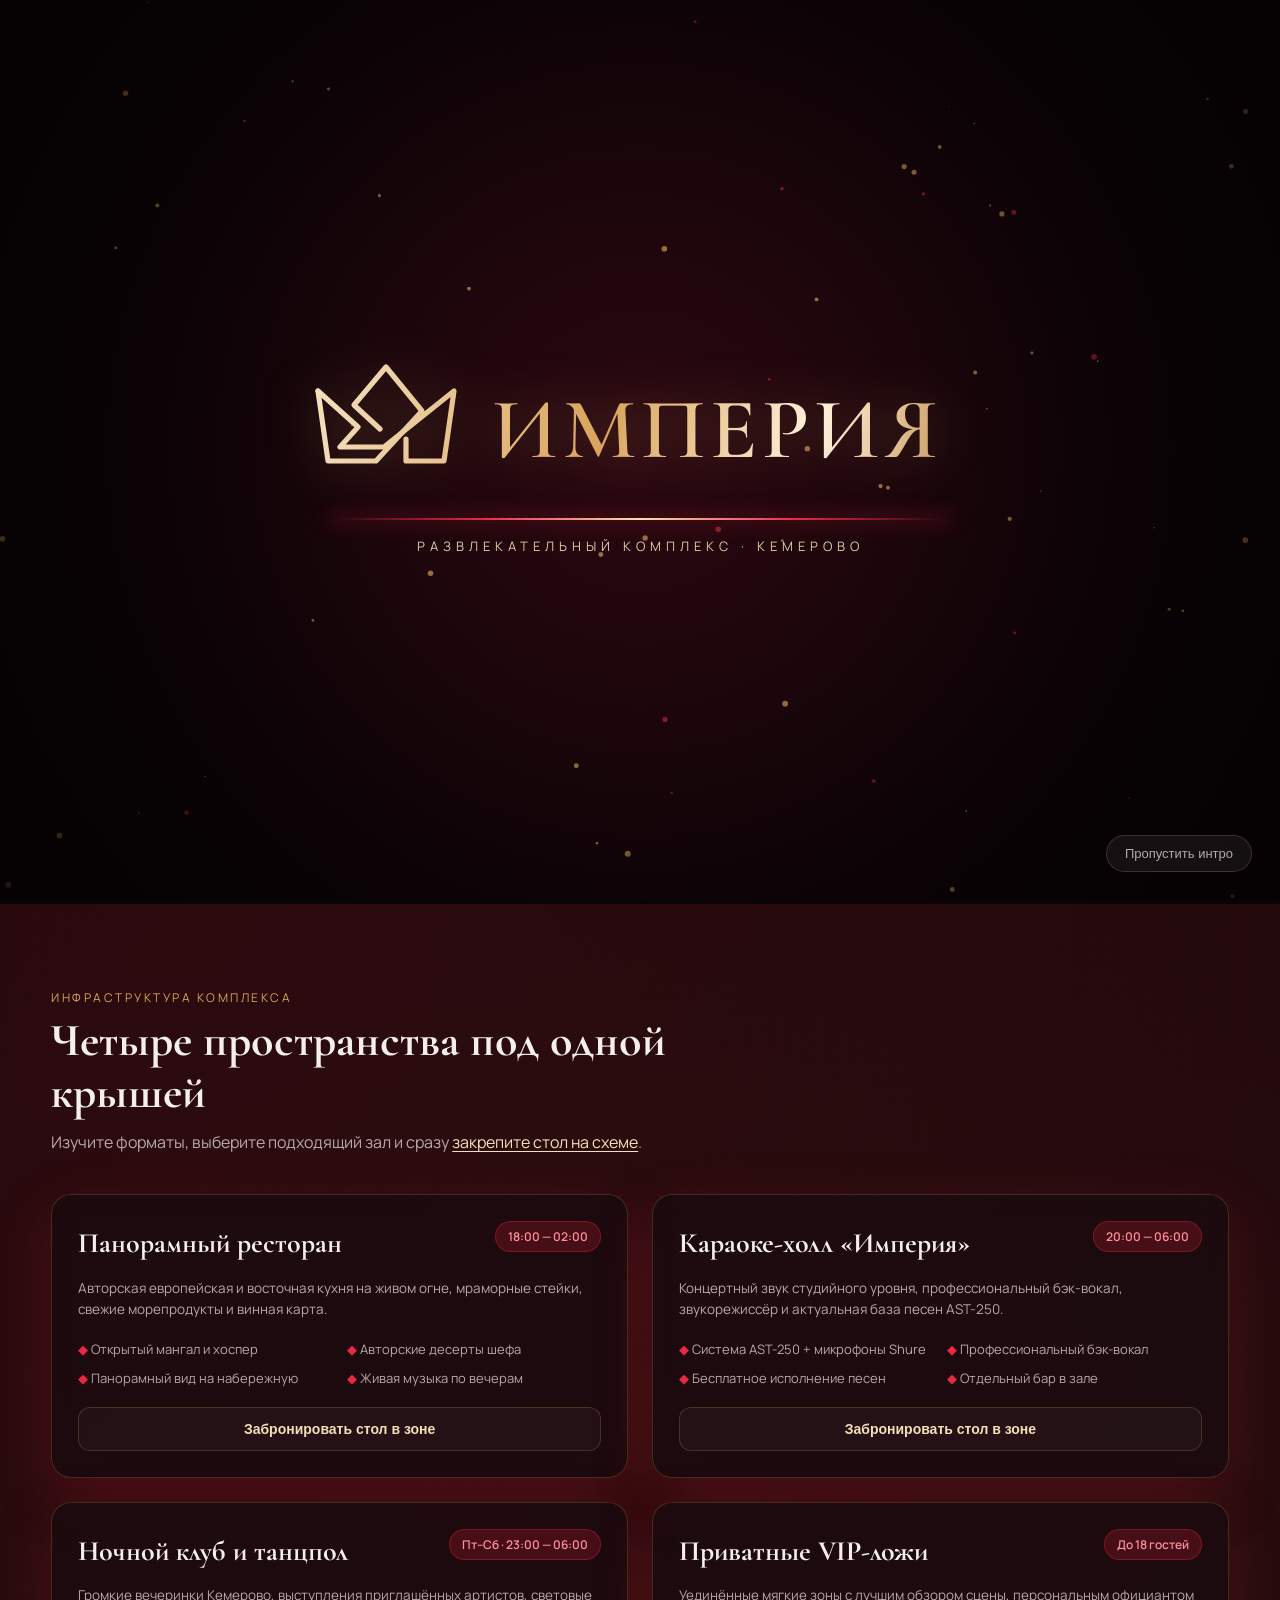
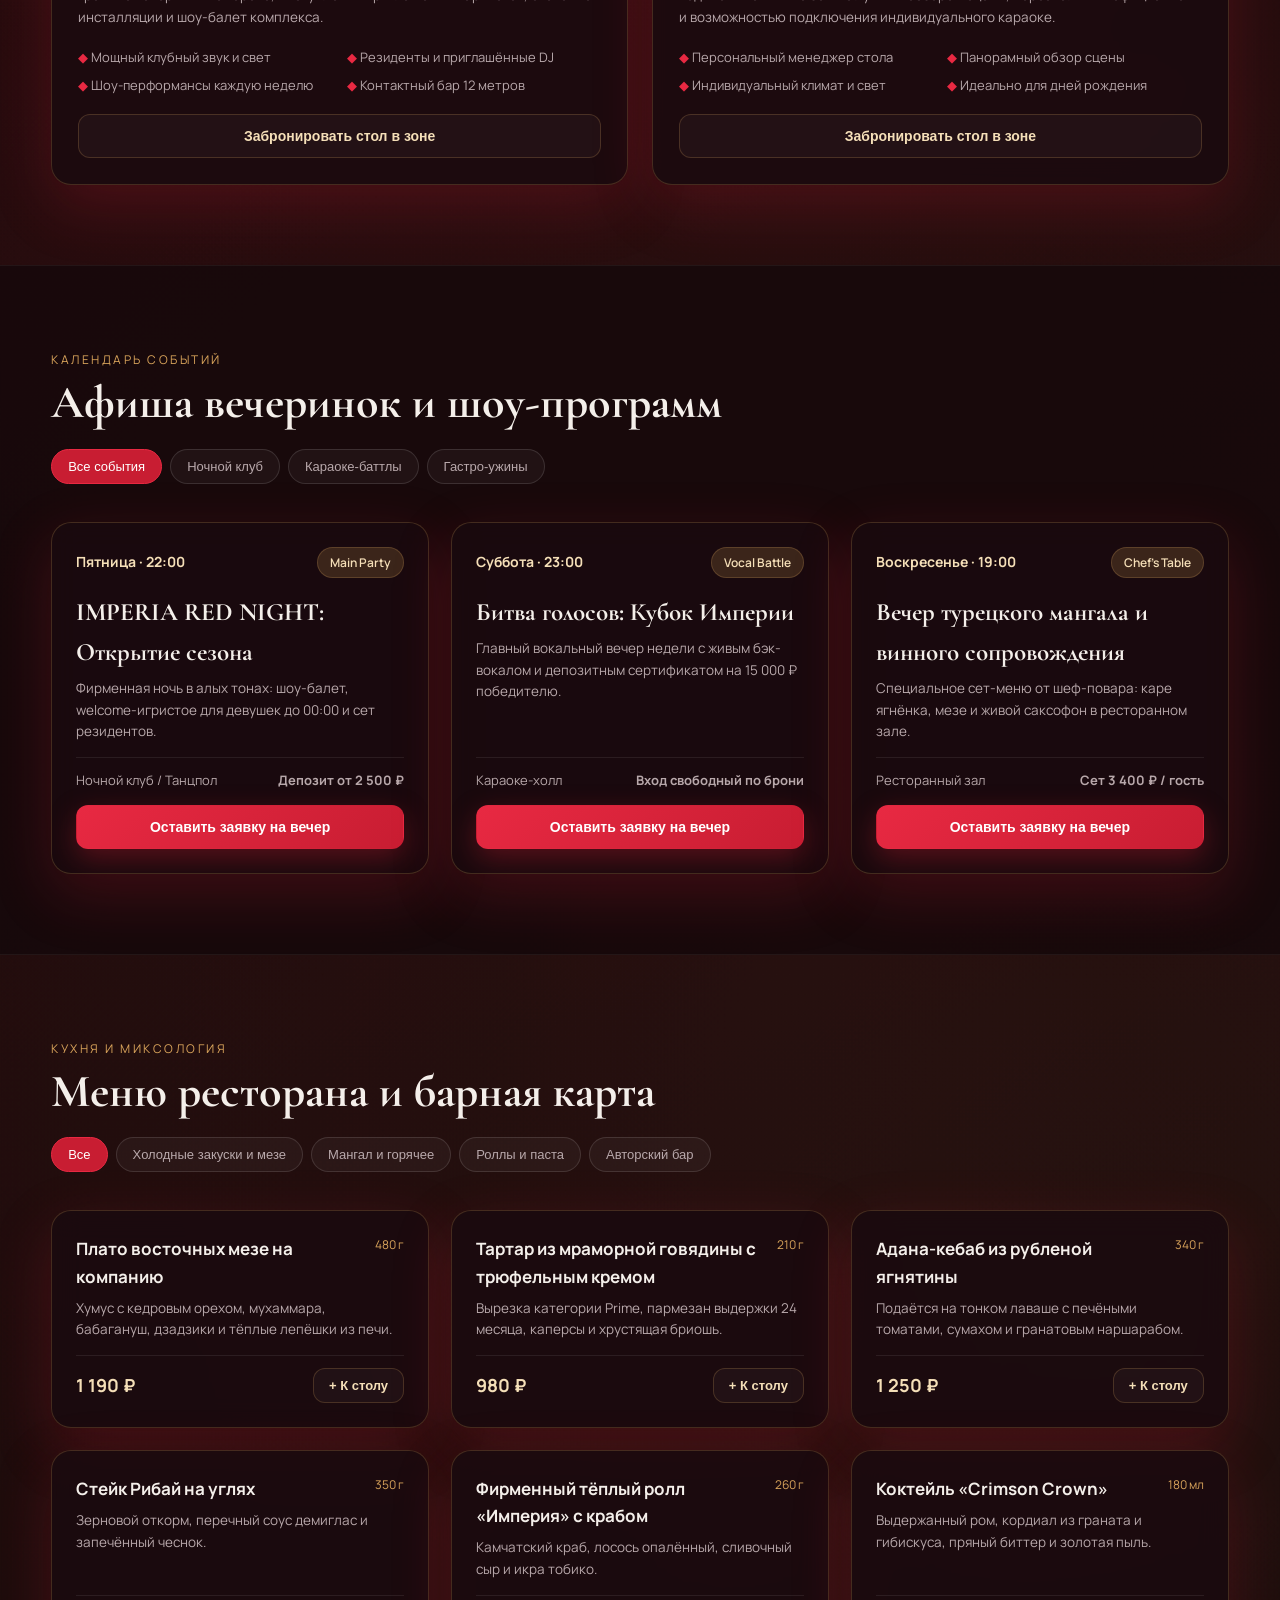
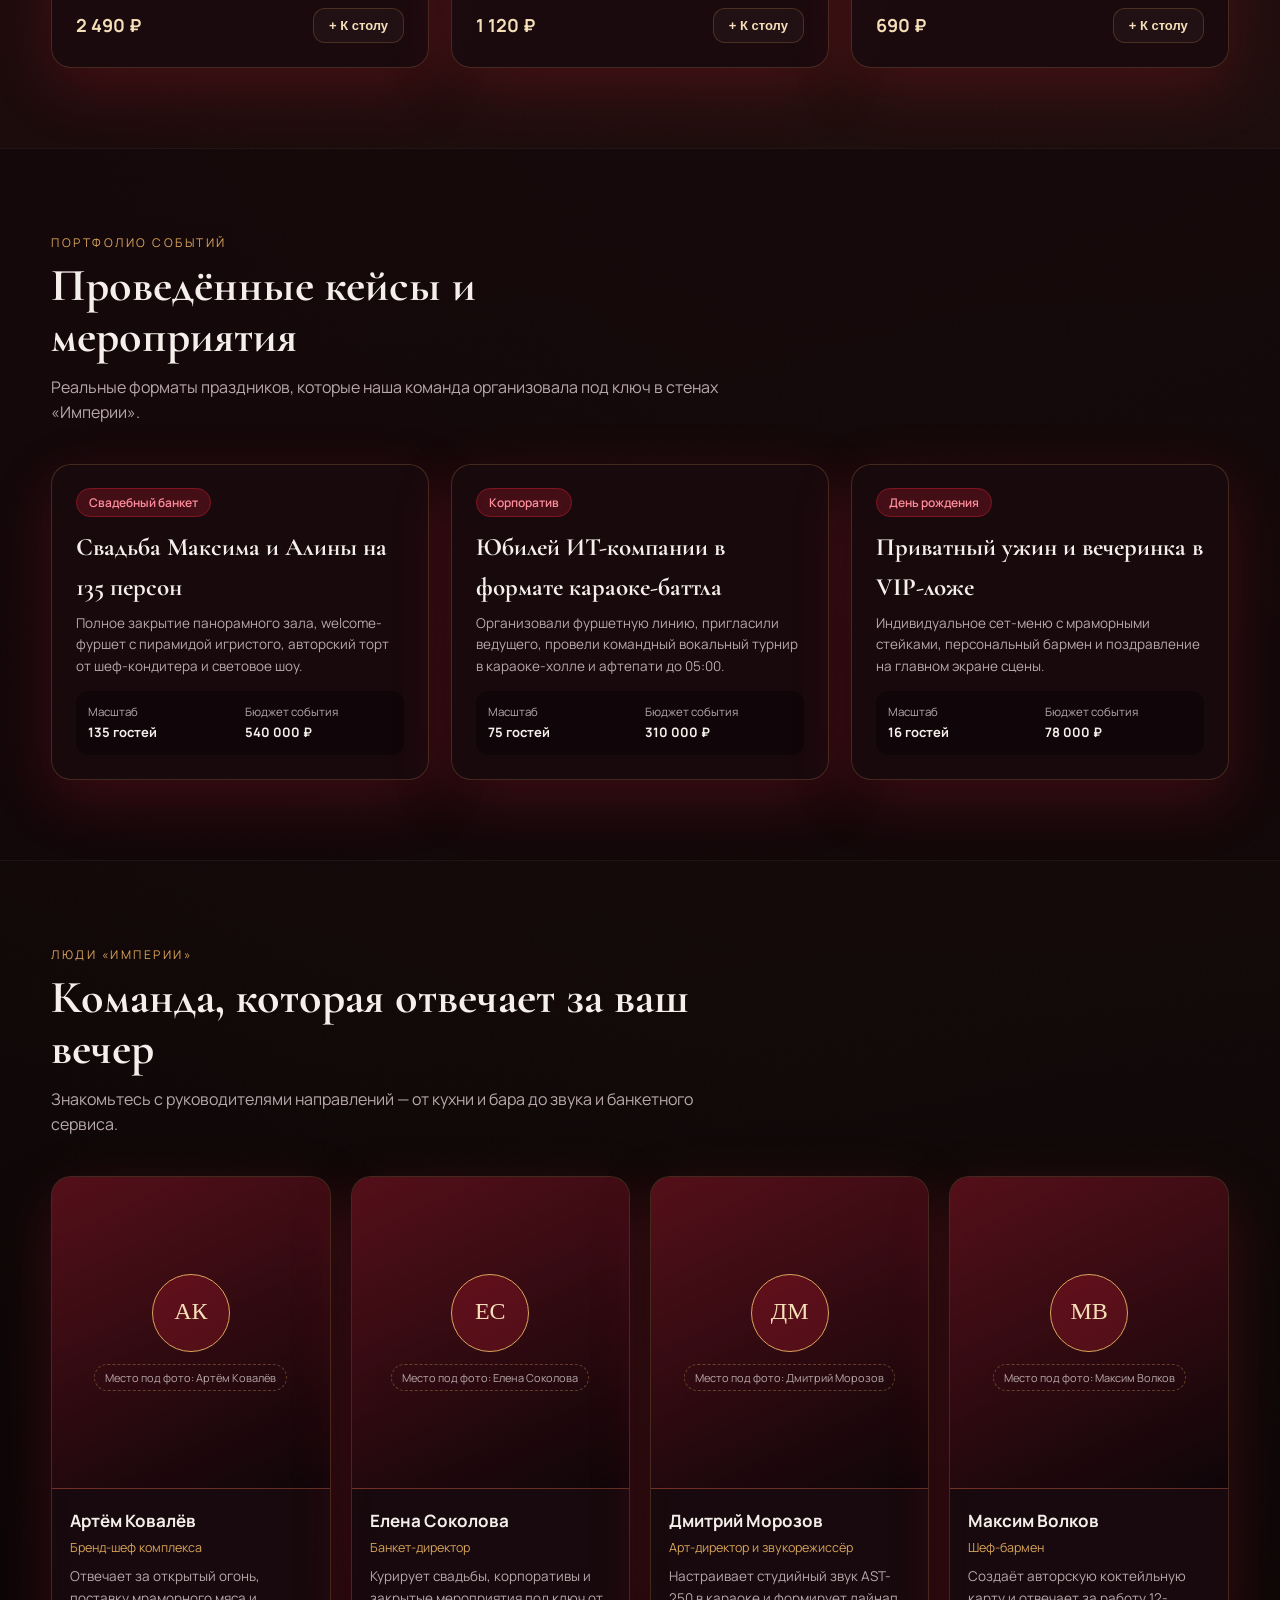
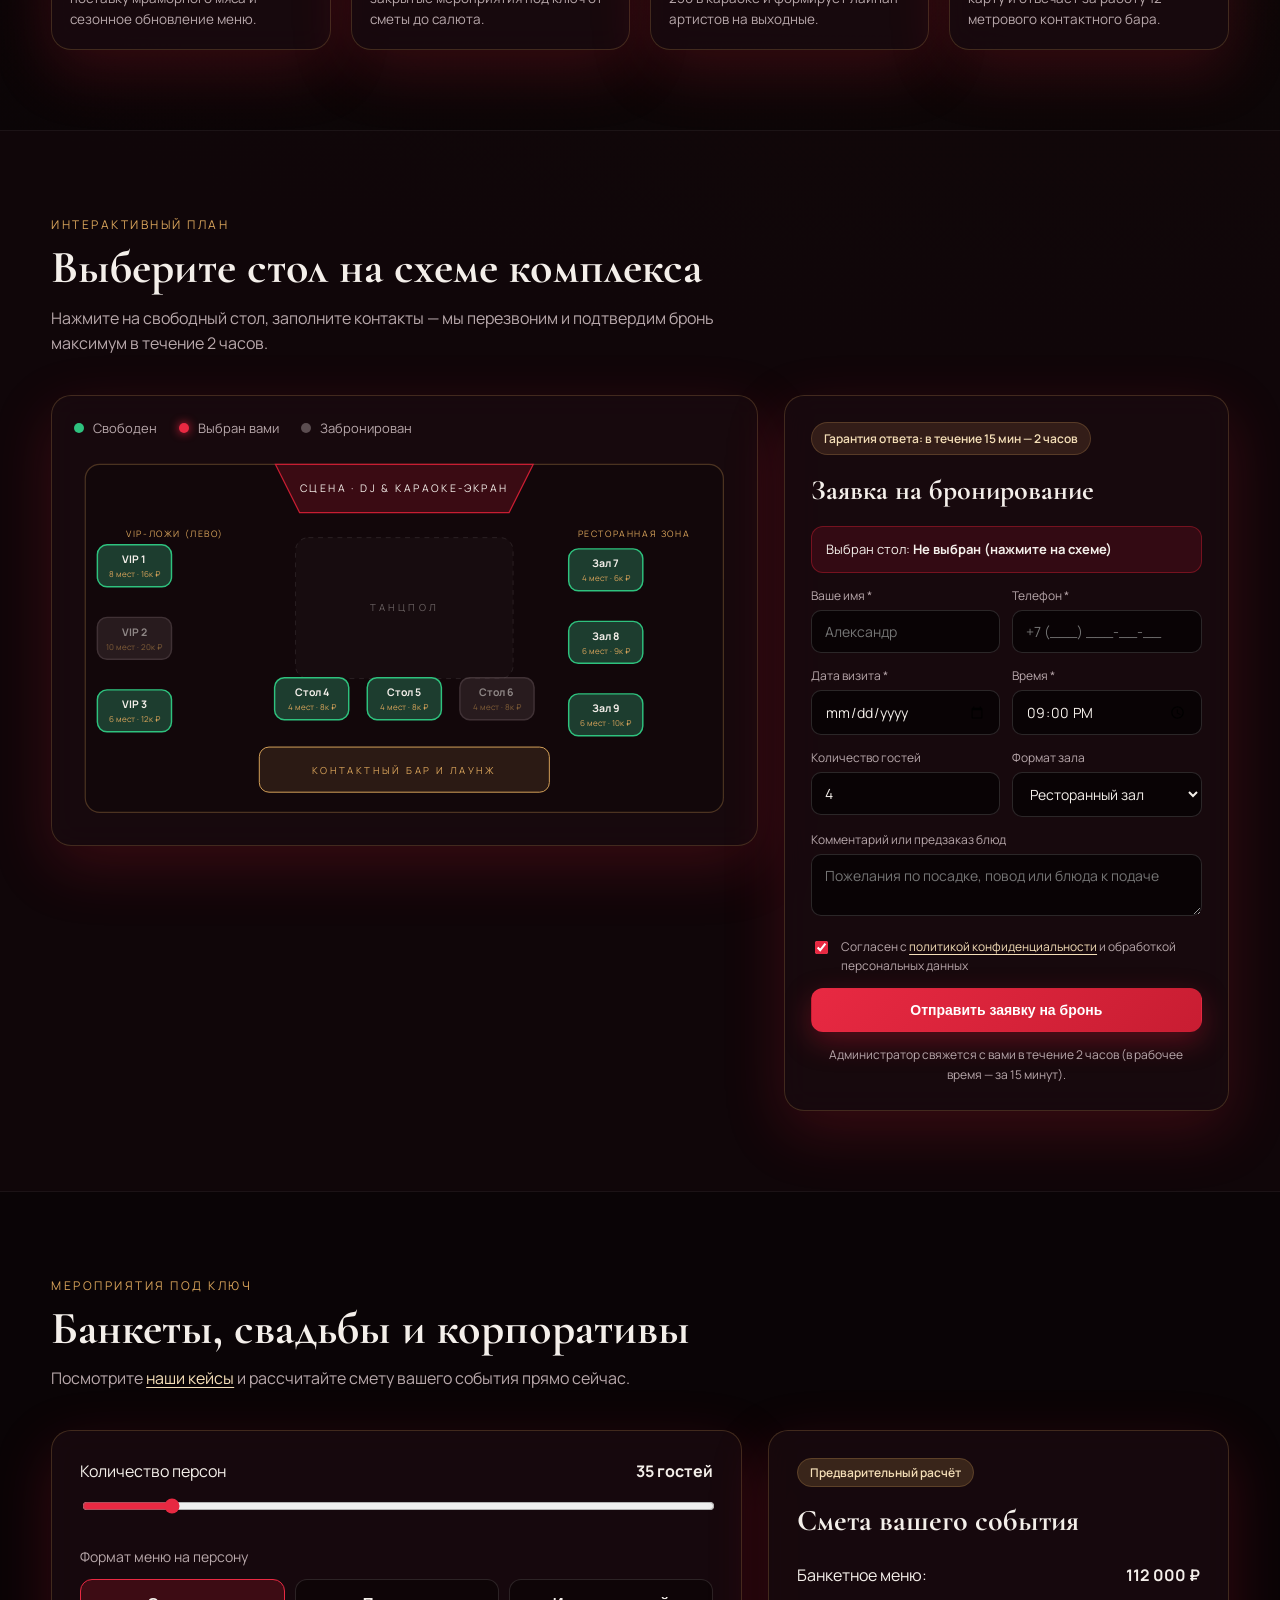
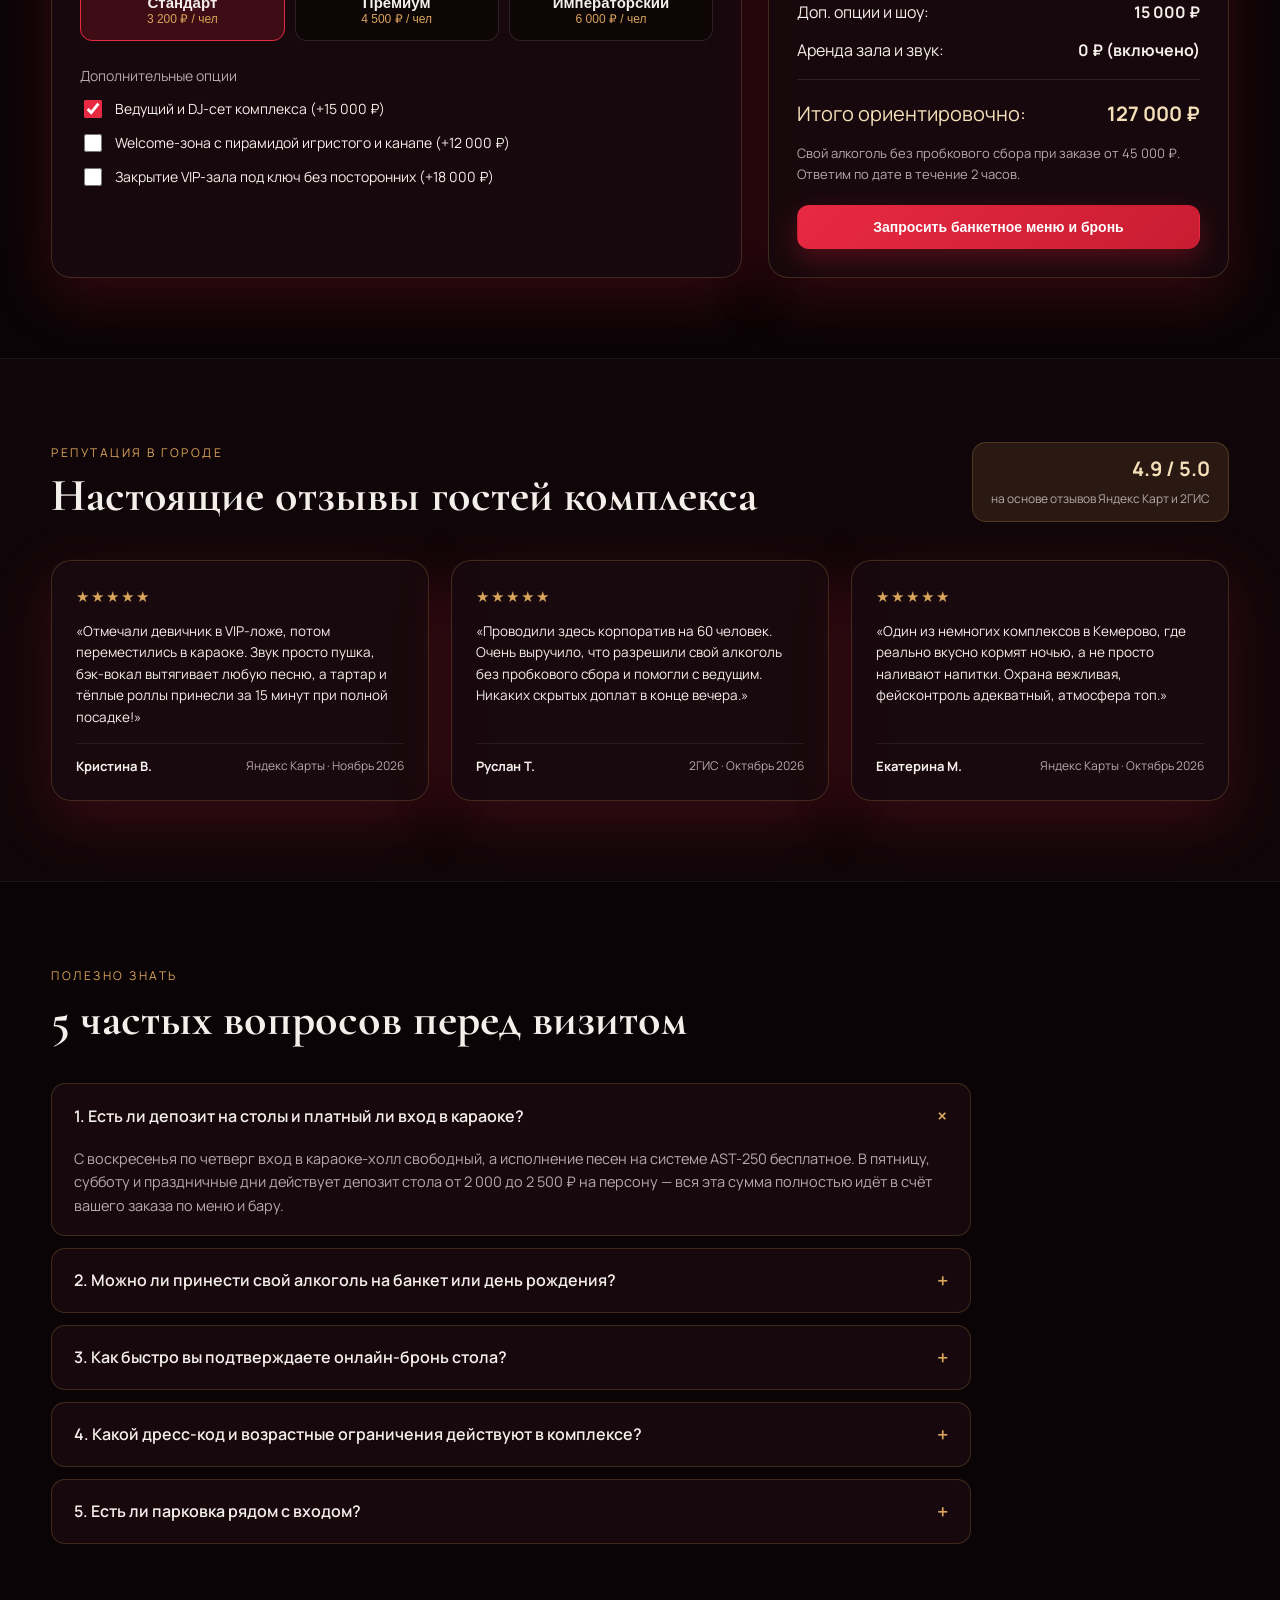
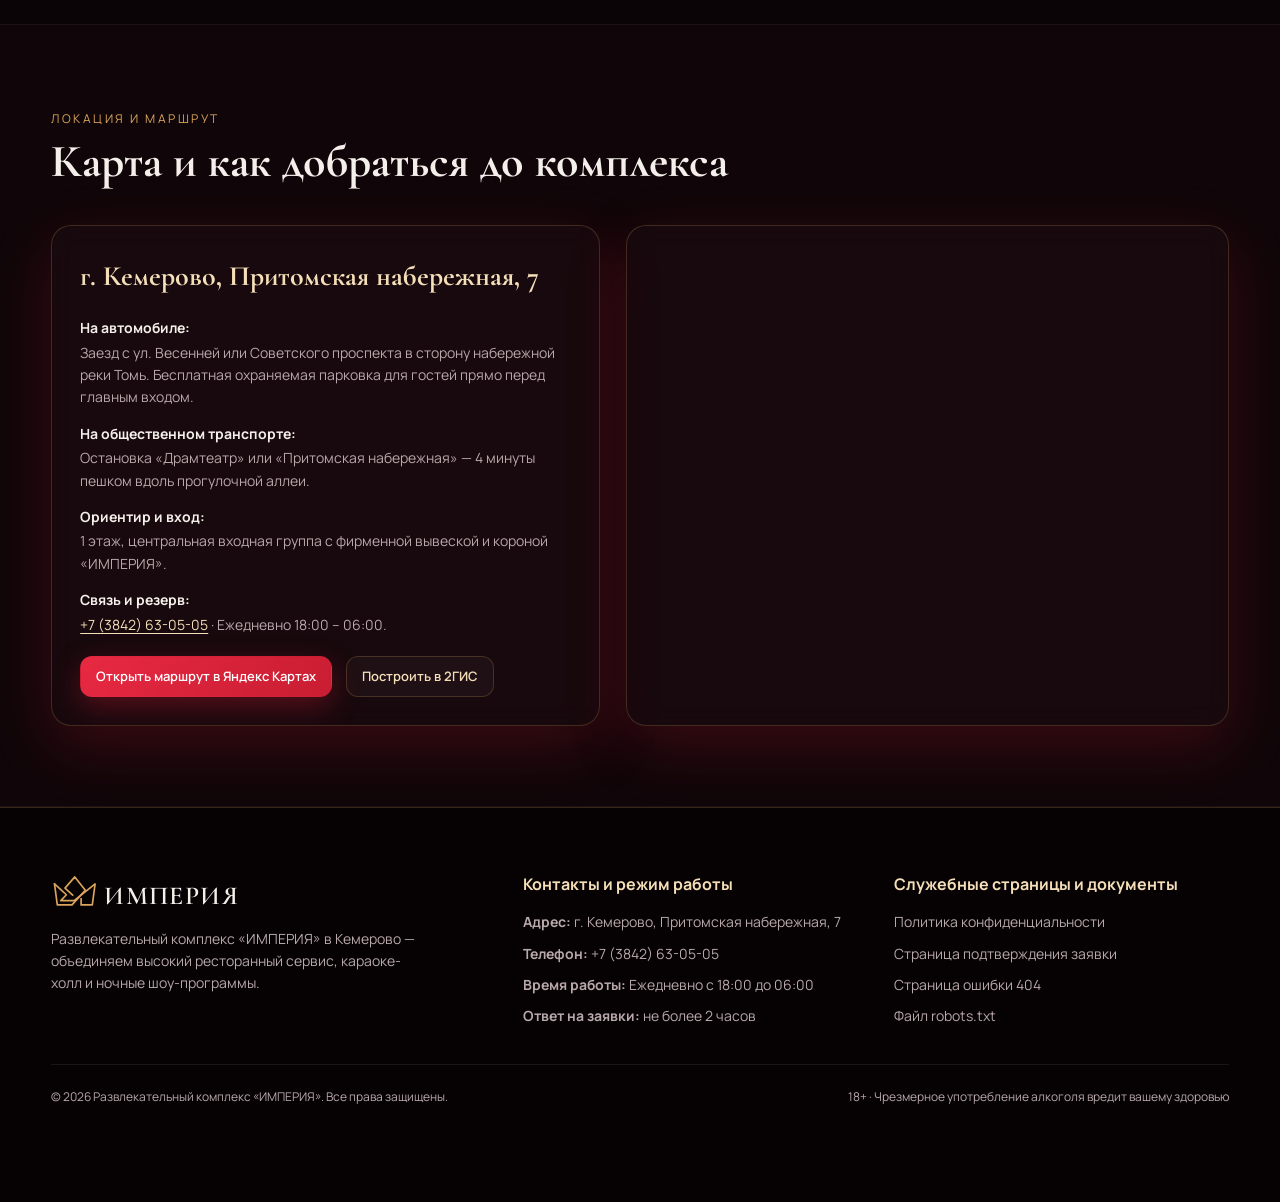
<file: index.html>
﻿<!DOCTYPE html>
<html lang="ru">
<head>
    <meta charset="UTF-8" />
    <meta name="viewport" content="width=device-width, initial-scale=1.0" />
    <title>ИМПЕРИЯ — Развлекательный комплекс в Кемерово | Ресторан, Караоке, Ночной клуб, Банкеты</title>
    <meta name="description" content="Развлекательный комплекс «ИМПЕРИЯ» в Кемерово (Притомская набережная, 7): панорамный ресторан, караоке-холл AST-250, ночной клуб, VIP-ложи и банкеты до 200 гостей. Бронь столов онлайн — ответим за 15 минут." />
    <link rel="canonical" href="https://imperiakem.ru/" />

    <!-- Open Graph / Превью для Telegram, ВК и WhatsApp -->
    <meta property="og:type" content="website" />
    <meta property="og:locale" content="ru_RU" />
    <meta property="og:site_name" content="Развлекательный комплекс ИМПЕРИЯ" />
    <meta property="og:title" content="ИМПЕРИЯ — Ресторан, Караоке и Ночной клуб в Кемерово" />
    <meta property="og:description" content="Четыре пространства под одной крышей на Притомской набережной, 7. Интерактивная схема столов, афиша выходных и расчёт банкетов." />
    <meta property="og:url" content="https://imperiakem.ru/" />
    <meta property="og:image" content="https://imperiakem.ru/assets/og-preview-imperia.jpg" />
    <meta property="og:image:width" content="1200" />
    <meta property="og:image:height" content="630" />
    <meta name="twitter:card" content="summary_large_image" />

    <!-- Google Analytics (замените G-XXXXXXXXXX на ваш идентификатор потока) -->
    <script async src="https://www.googletagmanager.com/gtag/js?id=G-XXXXXXXXXX"></script>
    <script>
            window.dataLayer = window.dataLayer || [];
            function gtag(){dataLayer.push(arguments);}
            gtag('js', new Date());
            gtag('config', 'G-XXXXXXXXXX');
    </script>

    <!-- Микроразметка Schema.org для поисковиков (Яндекс / Google) -->
    <script type="application/ld+json">
        {
          "@context": "https://schema.org",
          "@graph": [
            {
              "@type": "EntertainmentBusiness",
              "name": "Развлекательный комплекс «ИМПЕРИЯ»",
              "image": "https://imperiakem.ru/assets/og-preview-imperia.jpg",
              "telephone": "+7 (3842) 63-05-05",
              "priceRange": "₽₽₽",
              "address": {
                "@type": "PostalAddress",
                "streetAddress": "Притомская набережная, 7",
                "addressLocality": "Кемерово",
                "addressRegion": "Кемеровская область",
                "postalCode": "650000",
                "addressCountry": "RU"
              },
              "geo": {
                "@type": "GeoCoordinates",
                "latitude": 55.3578,
                "longitude": 86.0854
              },
              "openingHoursSpecification": {
                "@type": "OpeningHoursSpecification",
                "dayOfWeek": ["Monday","Tuesday","Wednesday","Thursday","Friday","Saturday","Sunday"],
                "opens": "18:00",
                "closes": "06:00"
              }
            },
            {
              "@type": "FAQPage",
              "mainEntity": [
                {
                  "@type": "Question",
                  "name": "Какой депозит и стоимость входа в караоке и ночной клуб?",
                  "acceptedAnswer": {
                    "@type": "Answer",
                    "text": "С воскресенья по четверг вход и исполнение песен в караоке без депозита. В пятницу и субботу депозит стола составляет от 2 000 до 2 500 ₽ на гостя и полностью расходуется на меню и бар."
                  }
                },
                {
                  "@type": "Question",
                  "name": "Можно ли принести свой алкоголь на банкет или день рождения?",
                  "acceptedAnswer": {
                    "@type": "Answer",
                    "text": "Да, при заказе банкетного меню от 45 000 ₽ мы разрешаем свой алкоголь без пробкового сбора."
                  }
                }
              ]
            }
          ]
        }
    </script>

    <link rel="preconnect" href="https://fonts.googleapis.com" />
    <link rel="preconnect" href="https://fonts.gstatic.com" crossorigin />
    <link href="https://fonts.googleapis.com/css2?family=Cinzel:wght@500;600;700&family=Cormorant+Garamond:ital,wght@0,500;0,600;0,700;1,500&family=Manrope:wght@300;400;500;600;700&display=swap" rel="stylesheet" />
    <link rel="stylesheet" href="style.css" />
</head>
<body>
    <div class="scroll-progress" id="scrollProgress"></div>
    <div class="cursor-glow" id="cursorGlow"></div>

    <!-- ВСТУПИТЕЛЬНАЯ АНИМАЦИЯ С ТОЧНЫМ ЛОГОТИПОМ ИМПЕРИЯ -->
    <div class="preloader" id="preloader" aria-hidden="false">
        <canvas id="preloaderCanvas"></canvas>
        <div class="preloader-vignette"></div>
        <div class="preloader-center">
            <svg class="imperia-hero-logo" viewBox="0 0 680 155" fill="none" xmlns="http://www.w3.org/2000/svg" role="img" aria-label="Логотип развлекательного комплекса Империя">
                <defs>
                    <linearGradient id="goldStrokeGrad" x1="0" y1="0" x2="680" y2="155" gradientUnits="userSpaceOnUse">
                        <stop offset="0%" stop-color="#F6E5C8" />
                        <stop offset="45%" stop-color="#D9A45B" />
                        <stop offset="75%" stop-color="#FFF2DC" />
                        <stop offset="100%" stop-color="#B98038" />
                    </linearGradient>
                </defs>
                <g stroke="url(#goldStrokeGrad)" stroke-width="5.2" stroke-linecap="round" stroke-linejoin="round">
                    <path class="logo-draw crown-path-1" d="M 18 48 L 28 118 L 76 118 L 122 68 L 86 24 L 54 62 L 80 86" />
                    <path class="logo-draw crown-path-2" d="M 18 48 L 58 84 L 40 104 L 84 104 L 154 48 L 144 118 L 106 118 L 106 96" />
                </g>
                <text x="192" y="114" class="imperia-wordmark" fill="url(#goldStrokeGrad)">ИМПЕРИЯ</text>
            </svg>
            <div class="preloader-flare"></div>
            <p class="preloader-subtitle">РАЗВЛЕКАТЕЛЬНЫЙ КОМПЛЕКС · КЕМЕРОВО</p>
        </div>
        <button class="skip-intro-btn" id="skipIntroBtn" type="button">Пропустить интро</button>
    </div>

    <!-- ШАПКА САЙТА -->
    <header class="site-header" id="siteHeader">
        <div class="container header-inner">
            <a href="#top" class="brand-link" aria-label="ИМПЕРИЯ — На главную">
                <svg class="brand-logo-svg" viewBox="0 0 560 120" fill="none" xmlns="http://www.w3.org/2000/svg">
                    <g stroke="#F4EFEA" stroke-width="4.8" stroke-linecap="round" stroke-linejoin="round">
                        <path d="M 10 34 L 18 94 L 60 94 L 98 52 L 68 14 L 40 46 L 62 66" />
                        <path d="M 10 34 L 44 65 L 28 82 L 66 82 L 126 34 L 118 94 L 86 94 L 86 76" />
                    </g>
                    <text x="152" y="90" class="brand-wordmark">ИМПЕРИЯ</text>
                </svg>
            </a>

            <nav class="main-nav" id="mainNav" aria-label="Основная навигация">
                <a href="#spaces">Залы</a>
                <a href="#events">Афиша</a>
                <a href="#menu">Меню</a>
                <a href="#hall-map">Схема столов</a>
                <a href="#banquets">Банкеты</a>
                <a href="#cases">Кейсы</a>
                <a href="#faq">Вопросы</a>
                <a href="#contacts">Как добраться</a>
            </nav>

            <div class="header-actions">
                <button class="btn-ghost btn-sm" id="replayIntroBtn" type="button">Интро</button>
                <a href="#hall-map" class="btn-primary btn-sm">Оставить заявку</a>
                <button class="burger-btn" id="burgerBtn" type="button" aria-label="Открыть меню">
                    <span></span><span></span><span></span>
                </button>
            </div>
        </div>
    </header>

    <!-- ХЛЕБНЫЕ КРОШКИ -->
    <div class="breadcrumbs-bar">
        <div class="container">
            <nav aria-label="Хлебные крошки" class="breadcrumbs">
                <a href="#top">Главная</a>
                <span>/</span>
                <a href="#spaces">Кемерово · Притомская наб., 7</a>
                <span>/</span>
                <strong id="breadcrumbCurrent">Ресторан, караоке и ночной клуб «ИМПЕРИЯ»</strong>
            </nav>
        </div>
    </div>

    <!-- ОСНОВНОЙ КОНТЕНТ -->
    <main id="top">
        <!-- 1. ПЕРВЫЙ ЭКРАН С ПОНЯТНЫМИ КНОПКАМИ ЗАЯВКИ И ГАРАНТИЕЙ ОТВЕТА -->
        <section class="hero-section">
            <div class="hero-bg-overlay"></div>
            <div class="container hero-grid">
                <div class="hero-content reveal">
                    <div class="eyebrow-badge">
                        <span class="pulse-dot"></span>
                        <span>Кемерово · Притомская набережная, 7 · Отвечаем на заявки до 2 часов (обычно за 15 мин)</span>
                    </div>

                    <h1 class="hero-title">
                        Главный комплекс отдыха:<br />
                        <span class="text-crimson">ресторан, караоке</span> и ночной клуб
                    </h1>

                    <p class="hero-lead">
                        Проведите вечер в одном из четырёх пространств «Империи»: от ужина у открытого очага и <a href="#menu" class="inline-link">авторского меню</a> до <a href="#events" class="inline-link">ночных шоу-программ</a> и <a href="#banquets" class="inline-link">банкетов под ключ</a>.
                    </p>

                    <div class="hero-cta-row">
                        <a href="#hall-map" class="btn-primary">Забронировать стол онлайн</a>
                        <a href="#banquets" class="btn-outline">Рассчитать банкет за 1 минуту</a>
                    </div>

                    <div class="hero-metrics">
                        <div class="metric-item">
                            <strong data-target="4">0</strong>
                            <span>формата отдыха в одном здании</span>
                        </div>
                        <div class="metric-item">
                            <strong data-target="320">0</strong>
                            <span>посадочных мест и VIP-лож</span>
                        </div>
                        <div class="metric-item">
                            <strong>&lt; 2 часов</strong>
                            <span>гарантия ответа менеджера</span>
                        </div>
                    </div>
                </div>

                <div class="hero-card-stack reveal">
                    <div class="glass-panel spotlight-card hero-feature-card">
                        <div class="card-top-meta">
                            <span class="tag-crimson">Быстрая бронь</span>
                            <span class="meta-muted">Без предоплаты в будни</span>
                        </div>
                        <h3>IMPERIA WEEKEND &amp; VIP-ЛОЖИ</h3>
                        <p>Выберите конкретный стол на <a href="#hall-map" class="inline-link">интерактивной схеме</a> или оставьте заявку — персональный хостес перезвонит и закрепит посадку.</p>
                        <div class="hero-mini-specs">
                            <div>
                                <small>Депозит уикенда</small>
                                <span>от 2 500 ₽ / гость</span>
                            </div>
                            <div>
                                <small>Время ответа</small>
                                <span>в течение 15–120 мин</span>
                            </div>
                        </div>
                        <button class="btn-primary w-full" type="button" data-open-booking="VIP-ложа на ближайшие выходные">Оставить заявку на бронь</button>
                    </div>
                </div>
            </div>
        </section>

        <!-- 2. ЗАЛЫ И ФОРМАТЫ -->
        <section class="section" id="spaces">
            <div class="container">
                <div class="section-head reveal">
                    <span class="section-kicker">Инфраструктура комплекса</span>
                    <h2 class="section-title">Четыре пространства под одной крышей</h2>
                    <p class="section-desc">Изучите форматы, выберите подходящий зал и сразу <a href="#hall-map" class="inline-link">закрепите стол на схеме</a>.</p>
                </div>
                <div class="spaces-grid" id="spacesGrid"></div>
            </div>
        </section>

        <!-- 3. АФИША -->
        <section class="section section-dark-alt" id="events">
            <div class="container">
                <div class="section-head-row reveal">
                    <div>
                        <span class="section-kicker">Календарь событий</span>
                        <h2 class="section-title">Афиша вечеринок и шоу-программ</h2>
                    </div>
                    <div class="filter-pills" id="eventFilters">
                        <button class="pill active" data-event-filter="all" type="button">Все события</button>
                        <button class="pill" data-event-filter="club" type="button">Ночной клуб</button>
                        <button class="pill" data-event-filter="karaoke" type="button">Караоке-баттлы</button>
                        <button class="pill" data-event-filter="gastro" type="button">Гастро-ужины</button>
                    </div>
                </div>
                <div class="events-grid" id="eventsGrid"></div>
            </div>
        </section>

        <!-- 4. МЕНЮ И БАР -->
        <section class="section" id="menu">
            <div class="container">
                <div class="section-head-row reveal">
                    <div>
                        <span class="section-kicker">Кухня и миксология</span>
                        <h2 class="section-title">Меню ресторана и барная карта</h2>
                    </div>
                    <div class="filter-pills" id="menuFilters"></div>
                </div>
                <div class="menu-grid" id="menuGrid"></div>
            </div>
        </section>

        <!-- 5. КЕЙСЫ МЕРОПРИЯТИЙ -->
        <section class="section section-dark-alt" id="cases">
            <div class="container">
                <div class="section-head reveal">
                    <span class="section-kicker">Портфолио событий</span>
                    <h2 class="section-title">Проведённые кейсы и мероприятия</h2>
                    <p class="section-desc">Реальные форматы праздников, которые наша команда организовала под ключ в стенах «Империи».</p>
                </div>
                <div class="cases-grid" id="casesGrid"></div>
            </div>
        </section>

        <!-- 6. КОМАНДА КОМПЛЕКСА (С ПОДПИСЯМИ К ФОТО И ALT) -->
        <section class="section" id="team">
            <div class="container">
                <div class="section-head reveal">
                    <span class="section-kicker">Люди «Империи»</span>
                    <h2 class="section-title">Команда, которая отвечает за ваш вечер</h2>
                    <p class="section-desc">Знакомьтесь с руководителями направлений — от кухни и бара до звука и банкетного сервиса.</p>
                </div>
                <div class="team-grid" id="teamGrid"></div>
            </div>
        </section>

        <!-- 7. ИНТЕРАКТИВНАЯ СХЕМА ЗАЛА И ОНЛАЙН-БРОНЬ -->
        <section class="section section-dark-alt" id="hall-map">
            <div class="container">
                <div class="section-head reveal">
                    <span class="section-kicker">Интерактивный план</span>
                    <h2 class="section-title">Выберите стол на схеме комплекса</h2>
                    <p class="section-desc">Нажмите на свободный стол, заполните контакты — мы перезвоним и подтвердим бронь максимум в течение 2 часов.</p>
                </div>

                <div class="hall-layout-wrapper reveal">
                    <div class="glass-panel hall-map-box">
                        <div class="hall-legend">
                            <span><i class="dot free"></i> Свободен</span>
                            <span><i class="dot selected"></i> Выбран вами</span>
                            <span><i class="dot busy"></i> Забронирован</span>
                        </div>

                        <svg class="hall-svg" id="hallSvg" viewBox="0 0 820 460" fill="none" xmlns="http://www.w3.org/2000/svg" role="img" aria-label="Интерактивная схема столов развлекательного комплекса Империя">
                            <rect x="14" y="14" width="792" height="432" rx="18" fill="#12070A" stroke="rgba(217,164,91,0.28)" stroke-width="1.5" />
                            <path d="M 250 14 L 570 14 L 540 74 L 280 74 Z" fill="rgba(200,29,50,0.22)" stroke="#C81D32" stroke-width="1.5" />
                            <text x="410" y="48" text-anchor="middle" fill="#F4EFEA" font-size="13" letter-spacing="3">СЦЕНА · DJ &amp; КАРАОКЕ-ЭКРАН</text>
                            <rect x="275" y="105" width="270" height="175" rx="16" fill="rgba(255,255,255,0.02)" stroke="rgba(255,255,255,0.12)" stroke-dasharray="6 6" />
                            <text x="410" y="196" text-anchor="middle" fill="rgba(244,239,234,0.38)" font-size="12" letter-spacing="4">ТАНЦПОЛ</text>
                            <rect x="230" y="365" width="360" height="56" rx="12" fill="rgba(217,164,91,0.12)" stroke="#D9A45B" stroke-width="1.2" />
                            <text x="410" y="398" text-anchor="middle" fill="#D9A45B" font-size="12" letter-spacing="3">КОНТАКТНЫЙ БАР И ЛАУНЖ</text>
                            <text x="125" y="104" text-anchor="middle" fill="#D9A45B" font-size="11" letter-spacing="2">VIP-ЛОЖИ (ЛЕВО)</text>
                            <text x="695" y="104" text-anchor="middle" fill="#D9A45B" font-size="11" letter-spacing="2">РЕСТОРАННАЯ ЗОНА</text>
                            <g id="hallTablesGroup"></g>
                        </svg>
                    </div>

                    <form class="glass-panel booking-form" id="bookingForm">
                        <div class="sla-badge">Гарантия ответа: в течение 15 мин — 2 часов</div>
                        <h3>Заявка на бронирование</h3>
                        <div class="selected-table-banner" id="selectedTableBanner">
                            Выбран стол: <strong>Не выбран (нажмите на схеме)</strong>
                        </div>

                        <div class="form-row">
                            <label>
                                <span>Ваше имя *</span>
                                <input type="text" name="guestName" placeholder="Александр" required />
                            </label>
                            <label>
                                <span>Телефон *</span>
                                <input type="tel" name="guestPhone" placeholder="+7 (___) ___-__-__" required />
                            </label>
                        </div>

                        <div class="form-row">
                            <label>
                                <span>Дата визита *</span>
                                <input type="date" name="visitDate" required />
                            </label>
                            <label>
                                <span>Время *</span>
                                <input type="time" name="visitTime" value="21:00" required />
                            </label>
                        </div>

                        <div class="form-row">
                            <label>
                                <span>Количество гостей</span>
                                <input type="number" name="guestsCount" min="1" max="20" value="4" required />
                            </label>
                            <label>
                                <span>Формат зала</span>
                                <select name="hallZone" id="hallZoneSelect">
                                    <option value="Ресторанный зал">Ресторанный зал</option>
                                    <option value="Караоке-холл">Караоке-холл</option>
                                    <option value="Ночной клуб / Танцпол">Ночной клуб / Танцпол</option>
                                    <option value="VIP-ложа">VIP-ложа</option>
                                </select>
                            </label>
                        </div>

                        <label>
                            <span>Комментарий или предзаказ блюд</span>
                            <textarea name="comment" id="bookingComment" rows="2" placeholder="Пожелания по посадке, повод или блюда к подаче"></textarea>
                        </label>

                        <label class="privacy-check">
                            <input type="checkbox" required checked />
                            <span>Согласен с <a href="#privacy" class="inline-link" data-open-page="privacy">политикой конфиденциальности</a> и обработкой персональных данных</span>
                        </label>

                        <button type="submit" class="btn-primary w-full">Отправить заявку на бронь</button>
                        <p class="form-note">Администратор свяжется с вами в течение 2 часов (в рабочее время — за 15 минут).</p>
                    </form>
                </div>
            </div>
        </section>

        <!-- 8. БАНКЕТНЫЙ КАЛЬКУЛЯТОР -->
        <section class="section" id="banquets">
            <div class="container">
                <div class="section-head reveal">
                    <span class="section-kicker">Мероприятия под ключ</span>
                    <h2 class="section-title">Банкеты, свадьбы и корпоративы</h2>
                    <p class="section-desc">Посмотрите <a href="#cases" class="inline-link">наши кейсы</a> и рассчитайте смету вашего события прямо сейчас.</p>
                </div>

                <div class="banquet-grid reveal">
                    <div class="glass-panel spotlight-card banquet-controls">
                        <div class="control-block">
                            <div class="control-label-row">
                                <span>Количество персон</span>
                                <strong id="banquetGuestsVal">35 гостей</strong>
                            </div>
                            <input type="range" id="banquetGuestsRange" min="10" max="200" step="5" value="35" />
                        </div>

                        <div class="control-block">
                            <span class="control-label">Формат меню на персону</span>
                            <div class="tier-selector" id="banquetTierSelector">
                                <button type="button" class="tier-btn active" data-price="3200">
                                    <strong>Стандарт</strong>
                                    <span>3 200 ₽ / чел</span>
                                </button>
                                <button type="button" class="tier-btn" data-price="4500">
                                    <strong>Премиум</strong>
                                    <span>4 500 ₽ / чел</span>
                                </button>
                                <button type="button" class="tier-btn" data-price="6000">
                                    <strong>Императорский</strong>
                                    <span>6 000 ₽ / чел</span>
                                </button>
                            </div>
                        </div>

                        <div class="control-block">
                            <span class="control-label">Дополнительные опции</span>
                            <div class="addons-list">
                                <label class="addon-check">
                                    <input type="checkbox" class="banquet-addon" value="15000" checked />
                                    <span>Ведущий и DJ-сет комплекса (+15 000 ₽)</span>
                                </label>
                                <label class="addon-check">
                                    <input type="checkbox" class="banquet-addon" value="12000" />
                                    <span>Welcome-зона с пирамидой игристого и канапе (+12 000 ₽)</span>
                                </label>
                                <label class="addon-check">
                                    <input type="checkbox" class="banquet-addon" value="18000" />
                                    <span>Закрытие VIP-зала под ключ без посторонних (+18 000 ₽)</span>
                                </label>
                            </div>
                        </div>
                    </div>

                    <div class="glass-panel banquet-summary">
                        <span class="tag-gold">Предварительный расчёт</span>
                        <h3>Смета вашего события</h3>
                        <div class="summary-rows">
                            <div><span>Банкетное меню:</span><strong id="sumMenuCost">112 000 ₽</strong></div>
                            <div><span>Доп. опции и шоу:</span><strong id="sumAddonsCost">15 000 ₽</strong></div>
                            <div><span>Аренда зала и звук:</span><strong>0 ₽ (включено)</strong></div>
                        </div>
                        <div class="summary-total">
                            <span>Итого ориентировочно:</span>
                            <strong id="sumTotalCost">127 000 ₽</strong>
                        </div>
                        <p class="summary-hint">Свой алкоголь без пробкового сбора при заказе от 45 000 ₽. Ответим по дате в течение 2 часов.</p>
                        <button type="button" class="btn-primary w-full" id="bookBanquetBtn">Запросить банкетное меню и бронь</button>
                    </div>
                </div>
            </div>
        </section>

        <!-- 9. НАСТОЯЩИЕ ОТЗЫВЫ ГОСТЕЙ -->
        <section class="section section-dark-alt" id="reviews">
            <div class="container">
                <div class="section-head-row reveal">
                    <div>
                        <span class="section-kicker">Репутация в городе</span>
                        <h2 class="section-title">Настоящие отзывы гостей комплекса</h2>
                    </div>
                    <div class="rating-pill">
                        <strong>4.9 / 5.0</strong>
                        <span>на основе отзывов Яндекс Карт и 2ГИС</span>
                    </div>
                </div>
                <div class="reviews-grid" id="reviewsGrid"></div>
            </div>
        </section>

        <!-- 10. 5 ЧАСТЫХ ВОПРОСОВ (FAQ) -->
        <section class="section" id="faq">
            <div class="container">
                <div class="section-head reveal">
                    <span class="section-kicker">Полезно знать</span>
                    <h2 class="section-title">5 частых вопросов перед визитом</h2>
                </div>
                <div class="faq-list reveal" id="faqList"></div>
            </div>
        </section>

        <!-- 11. КАРТА И КАК ДОБРАТЬСЯ -->
        <section class="section section-dark-alt" id="contacts">
            <div class="container">
                <div class="section-head reveal">
                    <span class="section-kicker">Локация и маршрут</span>
                    <h2 class="section-title">Карта и как добраться до комплекса</h2>
                </div>

                <div class="route-grid reveal">
                    <div class="glass-panel route-info">
                        <h3>г. Кемерово, Притомская набережная, 7</h3>
                        <ul class="route-steps">
                            <li>
                                <strong>На автомобиле:</strong>
                                <span>Заезд с ул. Весенней или Советского проспекта в сторону набережной реки Томь. Бесплатная охраняемая парковка для гостей прямо перед главным входом.</span>
                            </li>
                            <li>
                                <strong>На общественном транспорте:</strong>
                                <span>Остановка «Драмтеатр» или «Притомская набережная» — 4 минуты пешком вдоль прогулочной аллеи.</span>
                            </li>
                            <li>
                                <strong>Ориентир и вход:</strong>
                                <span>1 этаж, центральная входная группа с фирменной вывеской и короной «ИМПЕРИЯ».</span>
                            </li>
                            <li>
                                <strong>Связь и резерв:</strong>
                                <span><a href="tel:+73842630505" class="inline-link">+7 (3842) 63-05-05</a> · Ежедневно 18:00 – 06:00.</span>
                            </li>
                        </ul>
                        <div class="hero-cta-row" style="margin-top: 20px; margin-bottom: 0;">
                            <a href="https://yandex.ru/maps/?text=Кемерово%2C%20Притомская%20набережная%2C%207" target="_blank" rel="noopener" class="btn-primary btn-sm">Открыть маршрут в Яндекс Картах</a>
                            <a href="https://2gis.ru/kemerovo/search/Притомская%20набережная%2C%207" target="_blank" rel="noopener" class="btn-outline btn-sm">Построить в 2ГИС</a>
                        </div>
                    </div>

                    <div class="glass-panel map-embed-box">
                        <iframe title="Интерактивная карта проезда к комплексу Империя, Кемерово, Притомская набережная, 7"
                                src="https://yandex.ru/map-widget/v1/?ll=86.085400%2C55.357800&z=16&pt=86.085400,55.357800,pm2rdm"
                                loading="lazy"
                                allowfullscreen></iframe>
                    </div>
                </div>
            </div>
        </section>
    </main>

    <!-- СТРАНИЦА «СПАСИБО ПОСЛЕ ЗАЯВКИ» (ОТКРЫВАЕТСЯ ПОСЛЕ ОТПРАВКИ ФОРМЫ ИЛИ ПО ССЫЛКЕ #thanks) -->
    <section class="utility-overlay" id="thanksPage" hidden aria-labelledby="thanksHeading">
        <div class="container utility-center">
            <div class="glass-panel utility-card">
                <div class="modal-icon">
                    <svg viewBox="0 0 24 24" fill="none" stroke="#D9A45B" stroke-width="2">
                        <path d="M20 6L9 17l-5-5" stroke-linecap="round" stroke-linejoin="round" />
                    </svg>
                </div>
                <span class="tag-gold">Заявка зарегистрирована</span>
                <h2 id="thanksHeading" style="margin-top: 14px;">Спасибо за обращение в «ИМПЕРИЮ»!</h2>
                <p id="thanksSummaryText" class="menu-desc">
                    Ваша заявка передана старшему администратору. Мы гарантированно свяжемся с вами в течение 2 часов (обычно перезваниваем за 15 минут).
                </p>
                <div class="thanks-next-steps">
                    <div><strong>1. Звонок хостес:</strong> подтвердим стол и пожелания по залу.</div>
                    <div><strong>2. СМС-визитка:</strong> пришлём номер брони и точку входа на набережной.</div>
                </div>
                <div class="hero-cta-row" style="justify-content: center; margin-top: 24px; margin-bottom: 0;">
                    <button type="button" class="btn-primary" data-close-utility>Вернуться на сайт</button>
                    <a href="#menu" class="btn-outline" data-close-utility>Посмотреть меню и бар</a>
                </div>
            </div>
        </div>
    </section>

    <!-- СТРАНИЦА «ПОЛИТИКА КОНФИДЕНЦИАЛЬНОСТИ» (#privacy) -->
    <section class="utility-overlay" id="privacyPage" hidden aria-labelledby="privacyHeading">
        <div class="container utility-center">
            <div class="glass-panel utility-card privacy-doc">
                <span class="tag-gold">Юридическая информация · 152-ФЗ</span>
                <h2 id="privacyHeading" style="margin-top: 12px;">Политика конфиденциальности</h2>
                <p class="menu-desc">Настоящая Политика определяет порядок обработки и защиты персональных данных пользователей сайта развлекательного комплекса «ИМПЕРИЯ» (г. Кемерово, Притомская набережная, 7).</p>
                <div class="privacy-clauses">
                    <h4>1. Какие данные мы собираем</h4>
                    <p>Имя, контактный номер телефона, выбранную дату и время визита, количество гостей, а также технические файлы cookie и обезличенную статистику посещений (Google Analytics).</p>
                    <h4>2. Цели обработки</h4>
                    <p>Бронирование столов, расчёт стоимости банкетов и обратная связь с гостем в срок не более 2 часов с момента отправки заявки.</p>
                    <h4>3. Передача третьим лицам и хранение</h4>
                    <p>Мы не передаём номера телефонов и персональные данные третьим лицам, за исключением случаев, прямо предусмотренных законодательством РФ. Отозвать согласие можно по телефону +7 (3842) 63-05-05.</p>
                </div>
                <button type="button" class="btn-primary" data-close-utility>Закрыть и вернуться на сайт</button>
            </div>
        </div>
    </section>

    <!-- ФУТЕР -->
    <footer class="site-footer">
        <div class="container footer-grid">
            <div>
                <svg class="brand-logo-svg footer-logo" viewBox="0 0 560 120" fill="none" xmlns="http://www.w3.org/2000/svg">
                    <g stroke="#D9A45B" stroke-width="4.8" stroke-linecap="round" stroke-linejoin="round">
                        <path d="M 10 34 L 18 94 L 60 94 L 98 52 L 68 14 L 40 46 L 62 66" />
                        <path d="M 10 34 L 44 65 L 28 82 L 66 82 L 126 34 L 118 94 L 86 94 L 86 76" />
                    </g>
                    <text x="152" y="90" class="brand-wordmark" fill="#F4EFEA">ИМПЕРИЯ</text>
                </svg>
                <p class="footer-desc">
                    Развлекательный комплекс «ИМПЕРИЯ» в Кемерово — объединяем высокий ресторанный сервис, караоке-холл и ночные шоу-программы.
                </p>
            </div>

            <div>
                <h4>Контакты и режим работы</h4>
                <ul class="footer-list">
                    <li><strong>Адрес:</strong> г. Кемерово, Притомская набережная, 7</li>
                    <li><strong>Телефон:</strong> <a href="tel:+73842630505">+7 (3842) 63-05-05</a></li>
                    <li><strong>Время работы:</strong> Ежедневно с 18:00 до 06:00</li>
                    <li><strong>Ответ на заявки:</strong> не более 2 часов</li>
                </ul>
            </div>

            <div>
                <h4>Служебные страницы и документы</h4>
                <ul class="footer-list">
                    <li><a href="#privacy" data-open-page="privacy">Политика конфиденциальности</a></li>
                    <li><a href="#thanks" data-open-page="thanks">Страница подтверждения заявки</a></li>
                    <li><a href="404.html">Страница ошибки 404</a></li>
                    <li><a href="robots.txt" target="_blank">Файл robots.txt</a></li>
                </ul>
            </div>
        </div>
        <div class="container footer-bottom">
            <span>© 2026 Развлекательный комплекс «ИМПЕРИЯ». Все права защищены.</span>
            <span>18+ · Чрезмерное употребление алкоголя вредит вашему здоровью</span>
        </div>
    </footer>

    <!-- ЗАКРЕПЛЁННАЯ КНОПКА ЗАЯВКИ НА МОБИЛЬНОМ ТЕЛЕФОНЕ -->
    <div class="mobile-sticky-cta">
        <a href="tel:+73842630505" class="btn-outline btn-sm">Позвонить</a>
        <a href="#hall-map" class="btn-primary btn-sm">Оставить заявку</a>
    </div>

    <!-- ПЛАВАЮЩАЯ ПАНЕЛЬ ПРЕДЗАКАЗА БЛЮД -->
    <div class="preorder-bar" id="preorderBar" hidden>
        <div class="container preorder-inner">
            <div>
                <strong id="preorderCount">Выбрано блюд: 0</strong>
                <span id="preorderSum">Сумма предзаказа: 0 ₽</span>
            </div>
            <div class="preorder-actions">
                <button type="button" class="btn-ghost btn-sm" id="clearPreorderBtn">Очистить</button>
                <a href="#hall-map" class="btn-primary btn-sm" id="applyPreorderBtn">Прикрепить к столу</a>
            </div>
        </div>
    </div>

    <script src="data.js"></script>
    <script src="app.js"></script>
</body>
</html>
</file>
<file: style.css>
:root {
    --bg-main: #0a0406;
    --bg-elevated: #14070b;
    --bg-card: rgba(26, 10, 15, 0.82);
    --crimson: #c81d32;
    --crimson-bright: #e82942;
    --gold: #d9a45b;
    --gold-light: #f5dfb8;
    --text-main: #f4efea;
    --text-muted: #b8a8ab;
    --border-subtle: rgba(217, 164, 91, 0.22);
    --border-crimson: rgba(200, 29, 50, 0.45);
    --radius-lg: 20px;
    --radius-md: 14px;
    --shadow-glow: 0 20px 60px rgba(200, 29, 50, 0.22);
}

*,
*::before,
*::after {
    box-sizing: border-box;
}

html {
    scroll-behavior: smooth;
    background: var(--bg-main);
    color: var(--text-main);
    font-family: "Manrope", sans-serif;
}

body {
    margin: 0;
    overflow-x: hidden;
    background: radial-gradient(circle at 15% 10%, rgba(200, 29, 50, 0.16), transparent 42%), radial-gradient(circle at 85% 30%, rgba(217, 164, 91, 0.08), transparent 40%), var(--bg-main);
    line-height: 1.6;
}

.container {
    width: min(1240px, 92vw);
    margin: 0 auto;
}

.inline-link {
    color: var(--gold-light);
    text-decoration: underline;
    text-underline-offset: 3px;
}

    .inline-link:hover {
        color: var(--crimson-bright);
    }

.scroll-progress {
    position: fixed;
    top: 0;
    left: 0;
    height: 3px;
    width: 0%;
    background: linear-gradient(90deg, var(--crimson), var(--gold));
    z-index: 1200;
}

.cursor-glow {
    position: fixed;
    width: 420px;
    height: 420px;
    border-radius: 50%;
    pointer-events: none;
    background: radial-gradient(circle, rgba(200, 29, 50, 0.14) 0%, transparent 70%);
    transform: translate(-50%, -50%);
    z-index: 1;
}

/* ==================== ПРЕЛОАДЕР ==================== */
.preloader {
    position: fixed;
    inset: 0;
    z-index: 2000;
    background: radial-gradient(circle at center, #2a0810 0%, #090305 78%);
    display: flex;
    align-items: center;
    justify-content: center;
    transition: opacity 0.85s ease, visibility 0.85s ease;
}

    .preloader.hidden {
        opacity: 0;
        visibility: hidden;
        pointer-events: none;
    }

#preloaderCanvas {
    position: absolute;
    inset: 0;
    width: 100%;
    height: 100%;
}

.preloader-vignette {
    position: absolute;
    inset: 0;
    background: radial-gradient(circle, transparent 35%, rgba(5, 1, 3, 0.82) 100%);
    pointer-events: none;
}

.preloader-center {
    position: relative;
    z-index: 3;
    text-align: center;
    width: min(680px, 90vw);
}

.imperia-hero-logo {
    width: 100%;
    height: auto;
    overflow: visible;
    filter: drop-shadow(0 0 26px rgba(217, 164, 91, 0.35));
}

.logo-draw {
    stroke-dasharray: 900;
    stroke-dashoffset: 900;
    animation: drawStroke 1.6s cubic-bezier(0.22, 1, 0.36, 1) forwards;
}

.crown-path-2 {
    animation-delay: 0.35s;
}

.imperia-wordmark {
    font-family: "Cinzel", "Cormorant Garamond", serif;
    font-size: 86px;
    font-weight: 600;
    letter-spacing: 5px;
    opacity: 0;
    transform: translateY(10px);
    animation: wordmarkReveal 1.1s ease 0.85s forwards;
}

.preloader-flare {
    height: 2px;
    width: 0%;
    margin: 12px auto 16px;
    background: linear-gradient(90deg, transparent, var(--crimson-bright), var(--gold-light), var(--crimson-bright), transparent);
    box-shadow: 0 0 20px var(--crimson-bright);
    animation: flareExpand 1.3s ease 1.1s forwards;
}

.preloader-subtitle {
    margin: 0;
    font-size: 13px;
    letter-spacing: 5px;
    color: var(--gold-light);
    opacity: 0;
    animation: fadeInUp 0.9s ease 1.45s forwards;
}

.skip-intro-btn {
    position: absolute;
    right: 28px;
    bottom: 28px;
    z-index: 4;
    background: rgba(255, 255, 255, 0.06);
    border: 1px solid var(--border-subtle);
    color: var(--text-muted);
    padding: 10px 18px;
    border-radius: 999px;
    cursor: pointer;
    font-size: 13px;
}

@keyframes drawStroke {
    to {
        stroke-dashoffset: 0;
    }
}

@keyframes wordmarkReveal {
    to {
        opacity: 1;
        transform: translateY(0);
    }
}

@keyframes flareExpand {
    to {
        width: 92%;
    }
}

@keyframes fadeInUp {
    to {
        opacity: 0.9;
    }
}

/* ==================== ШАПКА И ХЛЕБНЫЕ КРОШКИ ==================== */
.site-header {
    position: sticky;
    top: 0;
    z-index: 900;
    background: rgba(10, 4, 6, 0.88);
    backdrop-filter: blur(16px);
    border-bottom: 1px solid rgba(255, 255, 255, 0.07);
}

.header-inner {
    display: flex;
    align-items: center;
    justify-content: space-between;
    gap: 16px;
    height: 74px;
}

.brand-logo-svg {
    height: 38px;
    width: auto;
    display: block;
}

.brand-wordmark {
    font-family: "Cinzel", "Cormorant Garamond", serif;
    font-size: 74px;
    font-weight: 600;
    letter-spacing: 4px;
    fill: var(--text-main);
}

.main-nav {
    display: flex;
    align-items: center;
    gap: 18px;
}

    .main-nav a {
        color: var(--text-muted);
        text-decoration: none;
        font-size: 13.5px;
        font-weight: 500;
        transition: color 0.2s;
    }

        .main-nav a:hover {
            color: var(--gold-light);
        }

.header-actions {
    display: flex;
    align-items: center;
    gap: 10px;
}

.burger-btn {
    display: none;
    flex-direction: column;
    gap: 5px;
    background: transparent;
    border: 0;
    cursor: pointer;
    padding: 6px;
}

    .burger-btn span {
        width: 24px;
        height: 2px;
        background: var(--text-main);
    }

.breadcrumbs-bar {
    background: rgba(18, 7, 11, 0.65);
    border-bottom: 1px solid rgba(255, 255, 255, 0.05);
    padding: 10px 0;
    font-size: 12.5px;
}

.breadcrumbs {
    display: flex;
    flex-wrap: wrap;
    align-items: center;
    gap: 8px;
    color: var(--text-muted);
}

    .breadcrumbs a {
        color: var(--text-muted);
        text-decoration: none;
    }

        .breadcrumbs a:hover {
            color: var(--gold-light);
        }

    .breadcrumbs strong {
        color: var(--gold-light);
        font-weight: 500;
    }

/* ==================== КНОПКИ И КАРТОЧКИ ==================== */
.btn-primary,
.btn-outline,
.btn-ghost {
    display: inline-flex;
    align-items: center;
    justify-content: center;
    gap: 8px;
    border-radius: 12px;
    font-weight: 600;
    font-size: 14px;
    padding: 13px 22px;
    text-decoration: none;
    cursor: pointer;
    transition: all 0.25s ease;
    border: 1px solid transparent;
}

.btn-sm {
    padding: 9px 15px;
    font-size: 13px;
}

.btn-primary {
    background: linear-gradient(135deg, var(--crimson-bright), var(--crimson));
    color: #fff;
    box-shadow: 0 10px 28px rgba(200, 29, 50, 0.35);
}

    .btn-primary:hover {
        transform: translateY(-2px);
        box-shadow: 0 14px 34px rgba(232, 41, 66, 0.5);
    }

.btn-outline {
    background: rgba(255, 255, 255, 0.03);
    border-color: var(--border-subtle);
    color: var(--gold-light);
}

    .btn-outline:hover {
        border-color: var(--gold);
        background: rgba(217, 164, 91, 0.1);
    }

.btn-ghost {
    background: transparent;
    border-color: rgba(255, 255, 255, 0.14);
    color: var(--text-muted);
}

    .btn-ghost:hover {
        color: var(--text-main);
        border-color: var(--text-main);
    }

.w-full {
    width: 100%;
}

.glass-panel {
    background: var(--bg-card);
    border: 1px solid var(--border-subtle);
    border-radius: var(--radius-lg);
    backdrop-filter: blur(14px);
    box-shadow: var(--shadow-glow);
    position: relative;
    overflow: hidden;
}

.spotlight-card::before {
    content: "";
    position: absolute;
    inset: 0;
    background: radial-gradient(350px circle at var(--mx, 50%) var(--my, 50%), rgba(232, 41, 66, 0.15), transparent 65%);
    opacity: 0;
    transition: opacity 0.3s;
    pointer-events: none;
}

.spotlight-card:hover::before {
    opacity: 1;
}

/* ==================== HERO ==================== */
.hero-section {
    position: relative;
    padding: 76px 0 76px;
}

.hero-bg-overlay {
    position: absolute;
    inset: 0;
    background: radial-gradient(ellipse at 70% 25%, rgba(200, 29, 50, 0.28), transparent 55%), linear-gradient(180deg, rgba(10, 4, 6, 0.2) 0%, var(--bg-main) 100%);
    pointer-events: none;
}

.hero-grid {
    position: relative;
    z-index: 2;
    display: grid;
    grid-template-columns: 1.25fr 0.85fr;
    gap: 40px;
    align-items: center;
}

.eyebrow-badge {
    display: inline-flex;
    align-items: center;
    gap: 10px;
    padding: 8px 16px;
    border-radius: 999px;
    background: rgba(200, 29, 50, 0.14);
    border: 1px solid var(--border-crimson);
    color: var(--gold-light);
    font-size: 12.5px;
    margin-bottom: 20px;
}

.pulse-dot {
    width: 8px;
    height: 8px;
    border-radius: 50%;
    background: var(--crimson-bright);
    box-shadow: 0 0 12px var(--crimson-bright);
}

.hero-title {
    font-family: "Cormorant Garamond", serif;
    font-size: clamp(36px, 5vw, 64px);
    line-height: 1.06;
    margin: 0 0 18px;
    font-weight: 700;
}

.text-crimson {
    color: var(--crimson-bright);
}

.hero-lead {
    color: var(--text-muted);
    font-size: 16.5px;
    max-width: 600px;
    margin: 0 0 28px;
}

.hero-cta-row {
    display: flex;
    flex-wrap: wrap;
    gap: 14px;
    margin-bottom: 38px;
}

.hero-metrics {
    display: grid;
    grid-template-columns: repeat(3, 1fr);
    gap: 18px;
    padding-top: 22px;
    border-top: 1px solid rgba(255, 255, 255, 0.1);
}

.metric-item strong {
    display: block;
    font-family: "Cormorant Garamond", serif;
    font-size: 28px;
    color: var(--gold-light);
}

.metric-item span {
    font-size: 13px;
    color: var(--text-muted);
}

.hero-feature-card {
    padding: 28px;
}

.card-top-meta {
    display: flex;
    justify-content: space-between;
    align-items: center;
    margin-bottom: 14px;
}

.tag-crimson,
.tag-gold {
    font-size: 12px;
    font-weight: 600;
    padding: 5px 12px;
    border-radius: 999px;
}

.tag-crimson {
    background: rgba(200, 29, 50, 0.25);
    color: #ff8e9c;
    border: 1px solid var(--border-crimson);
}

.tag-gold {
    background: rgba(217, 164, 91, 0.18);
    color: var(--gold-light);
    border: 1px solid var(--border-subtle);
}

.meta-muted {
    font-size: 12px;
    color: var(--text-muted);
}

.hero-feature-card h3 {
    font-family: "Cinzel", serif;
    font-size: 21px;
    margin: 0 0 10px;
    color: var(--gold-light);
}

.hero-mini-specs {
    display: grid;
    grid-template-columns: 1fr 1fr;
    gap: 12px;
    margin: 20px 0;
    padding: 14px;
    border-radius: 12px;
    background: rgba(0, 0, 0, 0.35);
}

    .hero-mini-specs small {
        display: block;
        color: var(--text-muted);
        font-size: 12px;
    }

    .hero-mini-specs span {
        font-weight: 600;
        font-size: 14px;
    }

/* ==================== ОБЩИЕ СЕКЦИИ ==================== */
.section {
    padding: 80px 0;
}

.section-dark-alt {
    background: rgba(18, 7, 11, 0.72);
    border-top: 1px solid rgba(255, 255, 255, 0.05);
    border-bottom: 1px solid rgba(255, 255, 255, 0.05);
}

.section-head {
    max-width: 680px;
    margin-bottom: 38px;
}

.section-head-row {
    display: flex;
    justify-content: space-between;
    align-items: flex-end;
    flex-wrap: wrap;
    gap: 20px;
    margin-bottom: 38px;
}

.section-kicker {
    display: inline-block;
    text-transform: uppercase;
    letter-spacing: 2.5px;
    font-size: 12px;
    color: var(--gold);
    margin-bottom: 8px;
}

.section-title {
    font-family: "Cormorant Garamond", serif;
    font-size: clamp(30px, 3.8vw, 46px);
    line-height: 1.12;
    margin: 0;
}

.section-desc {
    color: var(--text-muted);
    margin: 12px 0 0;
}

.filter-pills {
    display: flex;
    flex-wrap: wrap;
    gap: 8px;
}

.pill {
    background: rgba(255, 255, 255, 0.04);
    border: 1px solid rgba(255, 255, 255, 0.12);
    color: var(--text-muted);
    padding: 9px 16px;
    border-radius: 999px;
    font-size: 13px;
    cursor: pointer;
}

    .pill.active,
    .pill:hover {
        background: var(--crimson);
        border-color: var(--crimson-bright);
        color: #fff;
    }

/* ==================== ЗАЛЫ, АФИША, МЕНЮ ==================== */
.spaces-grid {
    display: grid;
    grid-template-columns: repeat(2, 1fr);
    gap: 24px;
}

.space-card {
    padding: 26px;
    display: flex;
    flex-direction: column;
    justify-content: space-between;
    gap: 18px;
}

.space-header {
    display: flex;
    justify-content: space-between;
    align-items: flex-start;
    gap: 12px;
}

    .space-header h3 {
        margin: 0;
        font-family: "Cormorant Garamond", serif;
        font-size: 28px;
    }

.space-features {
    list-style: none;
    padding: 0;
    margin: 0;
    display: grid;
    grid-template-columns: 1fr 1fr;
    gap: 8px 14px;
    font-size: 13px;
    color: var(--text-muted);
}

    .space-features li::before {
        content: "◆ ";
        color: var(--crimson-bright);
    }

.events-grid,
.menu-grid,
.cases-grid,
.reviews-grid {
    display: grid;
    grid-template-columns: repeat(3, 1fr);
    gap: 22px;
}

.event-card,
.menu-card,
.case-card,
.review-card {
    padding: 24px;
    display: flex;
    flex-direction: column;
    justify-content: space-between;
    gap: 14px;
}

.event-date-badge {
    font-weight: 700;
    color: var(--gold-light);
    font-size: 14px;
}

.event-card h3,
.case-card h3 {
    margin: 6px 0;
    font-family: "Cormorant Garamond", serif;
    font-size: 25px;
}

.event-meta,
.menu-card-footer {
    display: flex;
    justify-content: space-between;
    align-items: center;
    font-size: 13px;
    color: var(--text-muted);
    padding-top: 12px;
    border-top: 1px solid rgba(255, 255, 255, 0.08);
}

.menu-card-top {
    display: flex;
    justify-content: space-between;
    gap: 12px;
}

.menu-card h4 {
    margin: 0;
    font-size: 17px;
}

.menu-weight {
    font-size: 12px;
    color: var(--gold);
    white-space: nowrap;
}

.menu-desc {
    margin: 0;
    font-size: 13.5px;
    color: var(--text-muted);
}

.menu-price {
    font-weight: 700;
    font-size: 18px;
    color: var(--gold-light);
}

/* ==================== КЕЙСЫ И КОМАНДА С ПОДПИСЯМИ К ФОТО ==================== */
.case-stats {
    display: grid;
    grid-template-columns: 1fr 1fr;
    gap: 10px;
    padding: 12px;
    border-radius: 12px;
    background: rgba(0, 0, 0, 0.35);
    font-size: 13px;
}

    .case-stats small {
        display: block;
        color: var(--text-muted);
        font-size: 11.5px;
    }

.team-grid {
    display: grid;
    grid-template-columns: repeat(4, 1fr);
    gap: 20px;
}

.team-card {
    margin: 0;
    display: flex;
    flex-direction: column;
}

.team-photo-frame {
    position: relative;
    aspect-ratio: 4 / 4.5;
    background: linear-gradient(155deg, rgba(200, 29, 50, 0.35), rgba(14, 5, 8, 0.96));
    border-bottom: 1px solid var(--border-subtle);
    display: flex;
    flex-direction: column;
    align-items: center;
    justify-content: center;
    padding: 18px;
    text-align: center;
}

.team-avatar-initials {
    width: 78px;
    height: 78px;
    border-radius: 50%;
    border: 1.5px solid var(--gold);
    background: rgba(200, 29, 50, 0.25);
    display: grid;
    place-items: center;
    font-family: "Cinzel", serif;
    font-size: 24px;
    color: var(--gold-light);
    margin-bottom: 12px;
}

.team-photo-hint {
    font-size: 11px;
    color: var(--text-muted);
    border: 1px dashed rgba(217, 164, 91, 0.35);
    padding: 4px 10px;
    border-radius: 999px;
}

.team-caption {
    padding: 18px;
}

    .team-caption strong {
        display: block;
        font-size: 17px;
        color: var(--text-main);
    }

.team-role {
    display: block;
    font-size: 12.5px;
    color: var(--gold);
    margin: 4px 0 8px;
}

/* ==================== СХЕМА ЗАЛА И БРОНЬ ==================== */
.hall-layout-wrapper {
    display: grid;
    grid-template-columns: 1.35fr 0.85fr;
    gap: 26px;
    align-items: start;
}

.hall-map-box {
    padding: 22px;
}

.hall-legend {
    display: flex;
    gap: 22px;
    font-size: 13px;
    color: var(--text-muted);
    margin-bottom: 14px;
}

    .hall-legend .dot {
        display: inline-block;
        width: 10px;
        height: 10px;
        border-radius: 50%;
        margin-right: 6px;
    }

.dot.free {
    background: #2ec27e;
}

.dot.selected {
    background: var(--crimson-bright);
    box-shadow: 0 0 10px var(--crimson-bright);
}

.dot.busy {
    background: #5b4d50;
}

.hall-svg {
    width: 100%;
    height: auto;
    display: block;
}

.table-node {
    cursor: pointer;
}

    .table-node.busy {
        cursor: not-allowed;
        opacity: 0.55;
    }

.booking-form {
    padding: 26px;
    display: flex;
    flex-direction: column;
    gap: 13px;
}

.sla-badge {
    font-size: 12px;
    font-weight: 600;
    color: var(--gold-light);
    background: rgba(217, 164, 91, 0.14);
    border: 1px solid var(--border-subtle);
    padding: 6px 12px;
    border-radius: 999px;
    align-self: flex-start;
}

.booking-form h3 {
    margin: 0;
    font-family: "Cormorant Garamond", serif;
    font-size: 28px;
}

.selected-table-banner {
    padding: 12px 14px;
    border-radius: 12px;
    background: rgba(200, 29, 50, 0.16);
    border: 1px solid var(--border-crimson);
    font-size: 13px;
}

.form-row {
    display: grid;
    grid-template-columns: 1fr 1fr;
    gap: 12px;
}

label span {
    display: block;
    font-size: 12px;
    color: var(--text-muted);
    margin-bottom: 5px;
}

input,
select,
textarea {
    width: 100%;
    background: rgba(8, 3, 5, 0.85);
    border: 1px solid rgba(255, 255, 255, 0.14);
    border-radius: 10px;
    padding: 11px 13px;
    color: var(--text-main);
    font-family: inherit;
    font-size: 14px;
}

    input:focus,
    select:focus,
    textarea:focus {
        outline: none;
        border-color: var(--crimson-bright);
    }

.privacy-check {
    display: flex;
    align-items: flex-start;
    gap: 10px;
    cursor: pointer;
}

    .privacy-check input {
        width: 17px;
        height: 17px;
        margin-top: 2px;
        accent-color: var(--crimson-bright);
    }

    .privacy-check span {
        margin: 0;
        font-size: 12px;
    }

.form-note {
    margin: 0;
    font-size: 12px;
    color: var(--text-muted);
    text-align: center;
}

/* ==================== БАНКЕТНЫЙ КАЛЬКУЛЯТОР ==================== */
.banquet-grid {
    display: grid;
    grid-template-columns: 1.2fr 0.8fr;
    gap: 26px;
}

.banquet-controls,
.banquet-summary {
    padding: 28px;
}

.control-block {
    margin-bottom: 24px;
}

.control-label-row {
    display: flex;
    justify-content: space-between;
    margin-bottom: 10px;
}

.control-label {
    display: block;
    margin-bottom: 10px;
    color: var(--text-muted);
    font-size: 14px;
}

input[type="range"] {
    padding: 0;
    accent-color: var(--crimson-bright);
}

.tier-selector {
    display: grid;
    grid-template-columns: repeat(3, 1fr);
    gap: 10px;
}

.tier-btn {
    background: rgba(0, 0, 0, 0.35);
    border: 1px solid rgba(255, 255, 255, 0.12);
    border-radius: 12px;
    padding: 14px 10px;
    color: var(--text-main);
    cursor: pointer;
    text-align: center;
}

    .tier-btn strong {
        display: block;
        font-size: 15px;
    }

    .tier-btn span {
        font-size: 12px;
        color: var(--gold);
    }

    .tier-btn.active {
        border-color: var(--crimson-bright);
        background: rgba(200, 29, 50, 0.22);
    }

.addons-list {
    display: flex;
    flex-direction: column;
    gap: 10px;
}

.addon-check {
    display: flex;
    align-items: center;
    gap: 10px;
    cursor: pointer;
}

    .addon-check input {
        width: 18px;
        height: 18px;
        accent-color: var(--crimson-bright);
    }

    .addon-check span {
        margin: 0;
        color: var(--text-main);
        font-size: 14px;
    }

.banquet-summary h3 {
    font-family: "Cormorant Garamond", serif;
    font-size: 30px;
    margin: 12px 0 18px;
}

.summary-rows {
    display: flex;
    flex-direction: column;
    gap: 12px;
    padding-bottom: 16px;
    border-bottom: 1px solid rgba(255, 255, 255, 0.1);
}

    .summary-rows div,
    .summary-total {
        display: flex;
        justify-content: space-between;
    }

.summary-total {
    font-size: 20px;
    margin: 18px 0 12px;
    color: var(--gold-light);
}

.summary-hint {
    font-size: 13px;
    color: var(--text-muted);
    margin-bottom: 20px;
}

/* ==================== ОТЗЫВЫ, FAQ И КАРТА ПРОЕЗДА ==================== */
.rating-pill {
    padding: 10px 18px;
    border-radius: 14px;
    background: rgba(217, 164, 91, 0.12);
    border: 1px solid var(--border-subtle);
    text-align: right;
}

    .rating-pill strong {
        display: block;
        font-size: 20px;
        color: var(--gold-light);
    }

    .rating-pill span {
        font-size: 12px;
        color: var(--text-muted);
    }

.review-stars {
    color: var(--gold);
    letter-spacing: 2px;
    font-size: 15px;
}

.review-author {
    display: flex;
    justify-content: space-between;
    align-items: center;
    font-size: 13px;
    padding-top: 12px;
    border-top: 1px solid rgba(255, 255, 255, 0.08);
}

.faq-list {
    display: flex;
    flex-direction: column;
    gap: 12px;
    max-width: 920px;
}

.faq-item {
    background: var(--bg-card);
    border: 1px solid var(--border-subtle);
    border-radius: var(--radius-md);
    overflow: hidden;
}

.faq-question {
    width: 100%;
    background: transparent;
    border: 0;
    color: var(--text-main);
    padding: 18px 22px;
    text-align: left;
    font-family: inherit;
    font-size: 16px;
    font-weight: 600;
    display: flex;
    justify-content: space-between;
    align-items: center;
    gap: 16px;
    cursor: pointer;
}

.faq-icon {
    color: var(--gold);
    font-size: 20px;
    transition: transform 0.25s;
}

.faq-item.open .faq-icon {
    transform: rotate(45deg);
}

.faq-answer {
    padding: 0 22px 18px;
    color: var(--text-muted);
    font-size: 14.5px;
    display: none;
}

.faq-item.open .faq-answer {
    display: block;
}

.route-grid {
    display: grid;
    grid-template-columns: 1fr 1.1fr;
    gap: 26px;
    align-items: stretch;
}

.route-info {
    padding: 28px;
}

    .route-info h3 {
        font-family: "Cormorant Garamond", serif;
        font-size: 28px;
        margin: 0 0 18px;
        color: var(--gold-light);
    }

.route-steps {
    list-style: none;
    padding: 0;
    margin: 0;
    display: flex;
    flex-direction: column;
    gap: 14px;
    font-size: 14px;
}

    .route-steps strong {
        display: block;
        color: var(--text-main);
        margin-bottom: 2px;
    }

    .route-steps span {
        color: var(--text-muted);
    }

.map-embed-box {
    min-height: 360px;
}

    .map-embed-box iframe {
        width: 100%;
        height: 100%;
        min-height: 360px;
        border: 0;
        display: block;
    }

/* ==================== СЛУЖЕБНЫЕ СТРАНИЦЫ (404, СПАСИБО, ПОЛИТИКА) ==================== */
.utility-page-body {
    min-height: 100vh;
    display: flex;
    align-items: center;
    justify-content: center;
}

.utility-overlay {
    position: fixed;
    inset: 0;
    z-index: 1600;
    background: rgba(6, 2, 3, 0.94);
    backdrop-filter: blur(18px);
    overflow-y: auto;
    padding: 36px 0;
    display: flex;
    align-items: center;
}

    .utility-overlay[hidden] {
        display: none;
    }

.utility-center {
    display: flex;
    justify-content: center;
}

.utility-card {
    max-width: 620px;
    width: 100%;
    padding: 36px;
    text-align: center;
}

.utility-code {
    font-family: "Cinzel", serif;
    font-size: 76px;
    margin: 8px 0;
    color: var(--crimson-bright);
    line-height: 1;
}

.modal-icon {
    width: 56px;
    height: 56px;
    border-radius: 50%;
    background: rgba(217, 164, 91, 0.14);
    border: 1px solid var(--gold);
    display: grid;
    place-items: center;
    margin: 0 auto 14px;
}

    .modal-icon svg {
        width: 28px;
        height: 28px;
    }

.thanks-next-steps {
    text-align: left;
    margin-top: 20px;
    padding: 16px;
    border-radius: 12px;
    background: rgba(0, 0, 0, 0.35);
    display: flex;
    flex-direction: column;
    gap: 8px;
    font-size: 13.5px;
    color: var(--text-muted);
}

.privacy-doc {
    text-align: left;
    max-width: 760px;
}

.privacy-clauses {
    margin: 18px 0 24px;
}

    .privacy-clauses h4 {
        color: var(--gold-light);
        margin: 14px 0 6px;
    }

    .privacy-clauses p {
        margin: 0;
        font-size: 13.5px;
        color: var(--text-muted);
    }

/* ==================== ФУТЕР И МОБИЛЬНАЯ ЗАКРЕПЛЁННАЯ КНОПКА ==================== */
.site-footer {
    padding: 64px 0 96px;
    background: #060203;
    border-top: 1px solid var(--border-subtle);
}

.footer-grid {
    display: grid;
    grid-template-columns: 1.3fr 1fr 1fr;
    gap: 36px;
    padding-bottom: 36px;
}

.footer-logo {
    height: 42px;
    margin-bottom: 14px;
}

.footer-desc {
    color: var(--text-muted);
    font-size: 14px;
    max-width: 380px;
}

.site-footer h4 {
    margin: 0 0 14px;
    color: var(--gold-light);
}

.footer-list {
    list-style: none;
    padding: 0;
    margin: 0;
    display: flex;
    flex-direction: column;
    gap: 9px;
    font-size: 14px;
    color: var(--text-muted);
}

    .footer-list a {
        color: var(--text-muted);
        text-decoration: none;
    }

        .footer-list a:hover {
            color: var(--gold-light);
        }

.footer-bottom {
    display: flex;
    justify-content: space-between;
    flex-wrap: wrap;
    gap: 12px;
    padding-top: 22px;
    border-top: 1px solid rgba(255, 255, 255, 0.08);
    font-size: 12px;
    color: var(--text-muted);
}

.mobile-sticky-cta {
    display: none;
    position: fixed;
    bottom: 0;
    left: 0;
    right: 0;
    z-index: 980;
    padding: 10px 14px;
    background: rgba(12, 4, 7, 0.96);
    border-top: 1px solid var(--border-crimson);
    backdrop-filter: blur(14px);
    gap: 10px;
}

    .mobile-sticky-cta a {
        flex: 1;
    }

.preorder-bar {
    position: fixed;
    bottom: 66px;
    left: 50%;
    transform: translateX(-50%);
    width: min(760px, 94vw);
    background: rgba(24, 8, 13, 0.95);
    border: 1px solid var(--crimson-bright);
    border-radius: 16px;
    padding: 12px 20px;
    z-index: 950;
}

.preorder-inner {
    width: 100%;
    display: flex;
    align-items: center;
    justify-content: space-between;
    gap: 16px;
}

    .preorder-inner strong {
        display: block;
        font-size: 14px;
    }

    .preorder-inner span {
        font-size: 13px;
        color: var(--gold-light);
    }

.preorder-actions {
    display: flex;
    gap: 8px;
}

.reveal {
    opacity: 0;
    transform: translateY(22px);
    transition: opacity 0.7s ease, transform 0.7s ease;
}

    .reveal.visible {
        opacity: 1;
        transform: translateY(0);
    }

@media (max-width: 1024px) {
    .main-nav {
        display: none;
        position: absolute;
        top: 74px;
        left: 0;
        right: 0;
        flex-direction: column;
        background: #120609;
        padding: 20px;
        border-bottom: 1px solid var(--border-subtle);
    }

        .main-nav.open {
            display: flex;
        }

    .burger-btn {
        display: flex;
    }

    .hero-grid,
    .spaces-grid,
    .hall-layout-wrapper,
    .banquet-grid,
    .route-grid,
    .footer-grid {
        grid-template-columns: 1fr;
    }

    .events-grid,
    .menu-grid,
    .cases-grid,
    .reviews-grid {
        grid-template-columns: repeat(2, 1fr);
    }

    .team-grid {
        grid-template-columns: repeat(2, 1fr);
    }
}

@media (max-width: 640px) {
    .events-grid,
    .menu-grid,
    .cases-grid,
    .reviews-grid,
    .team-grid,
    .form-row,
    .tier-selector {
        grid-template-columns: 1fr;
    }

    .mobile-sticky-cta {
        display: flex;
    }
}
</file>
